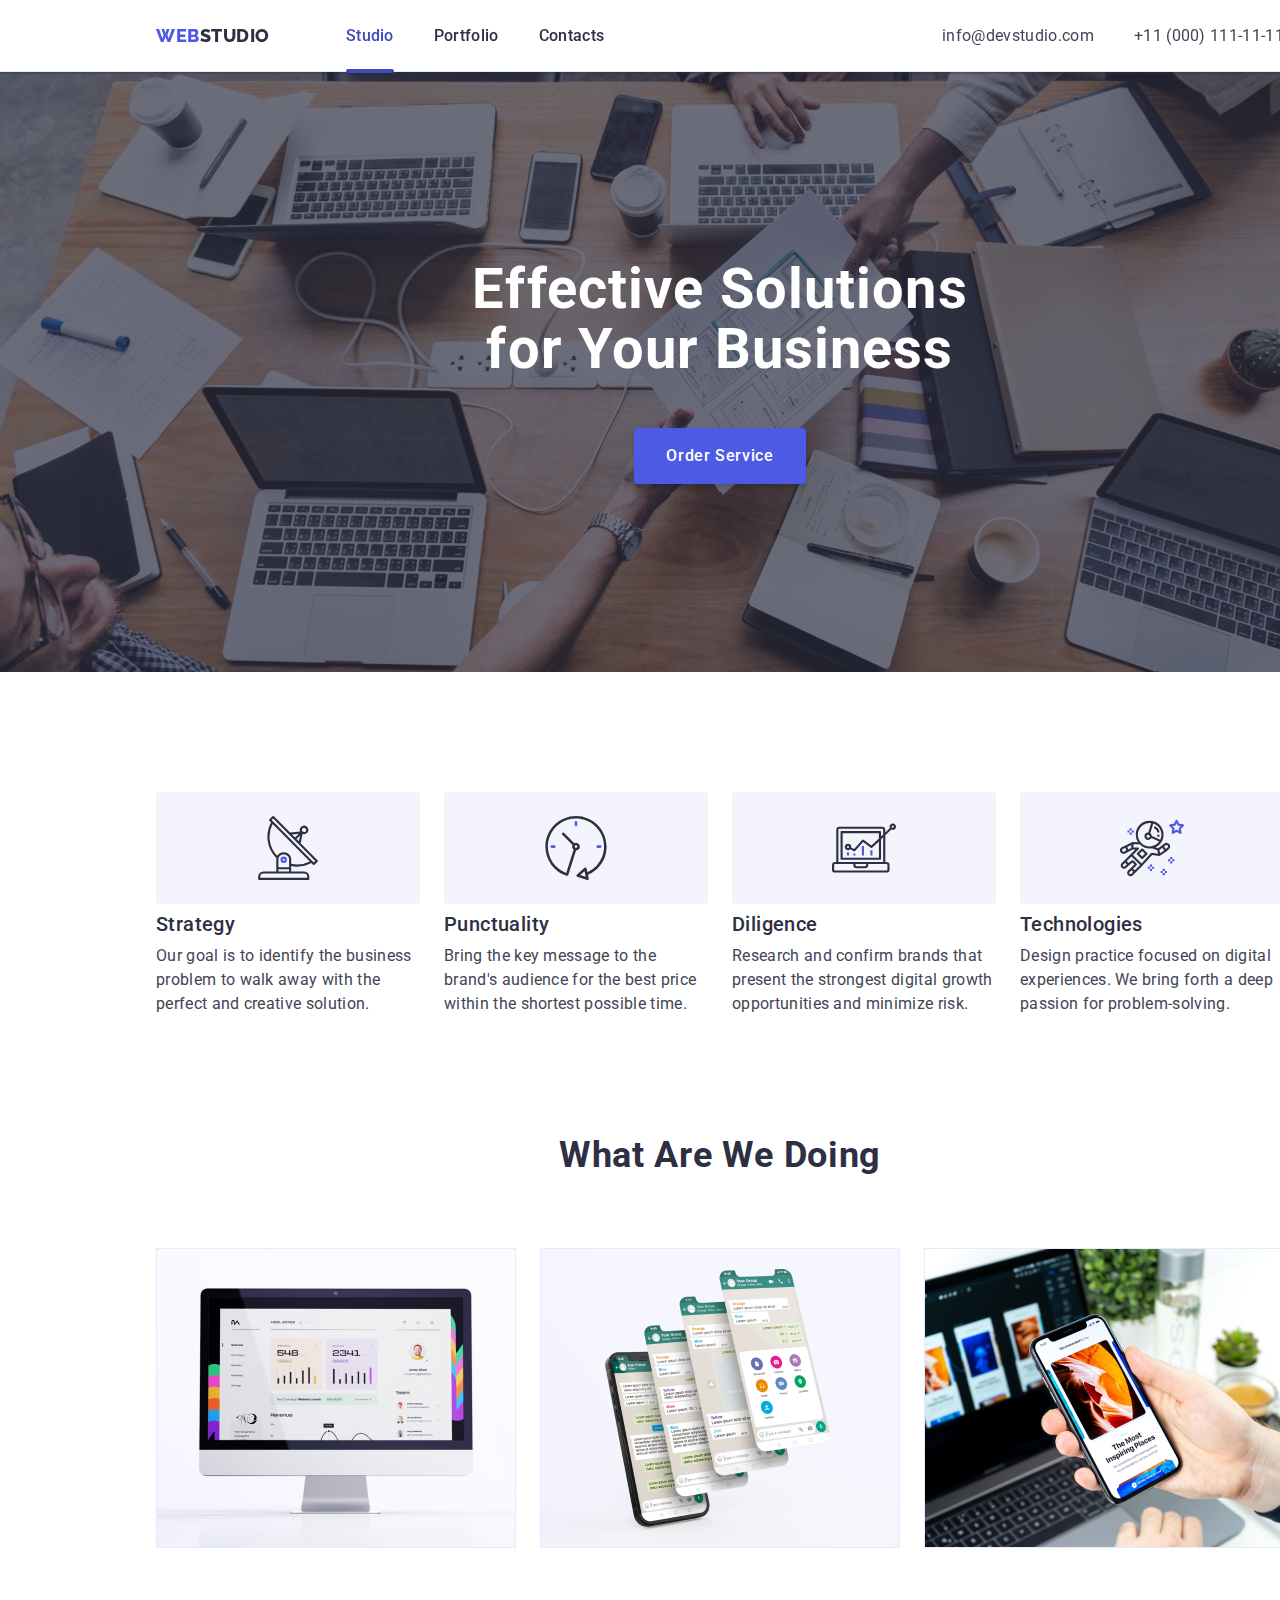
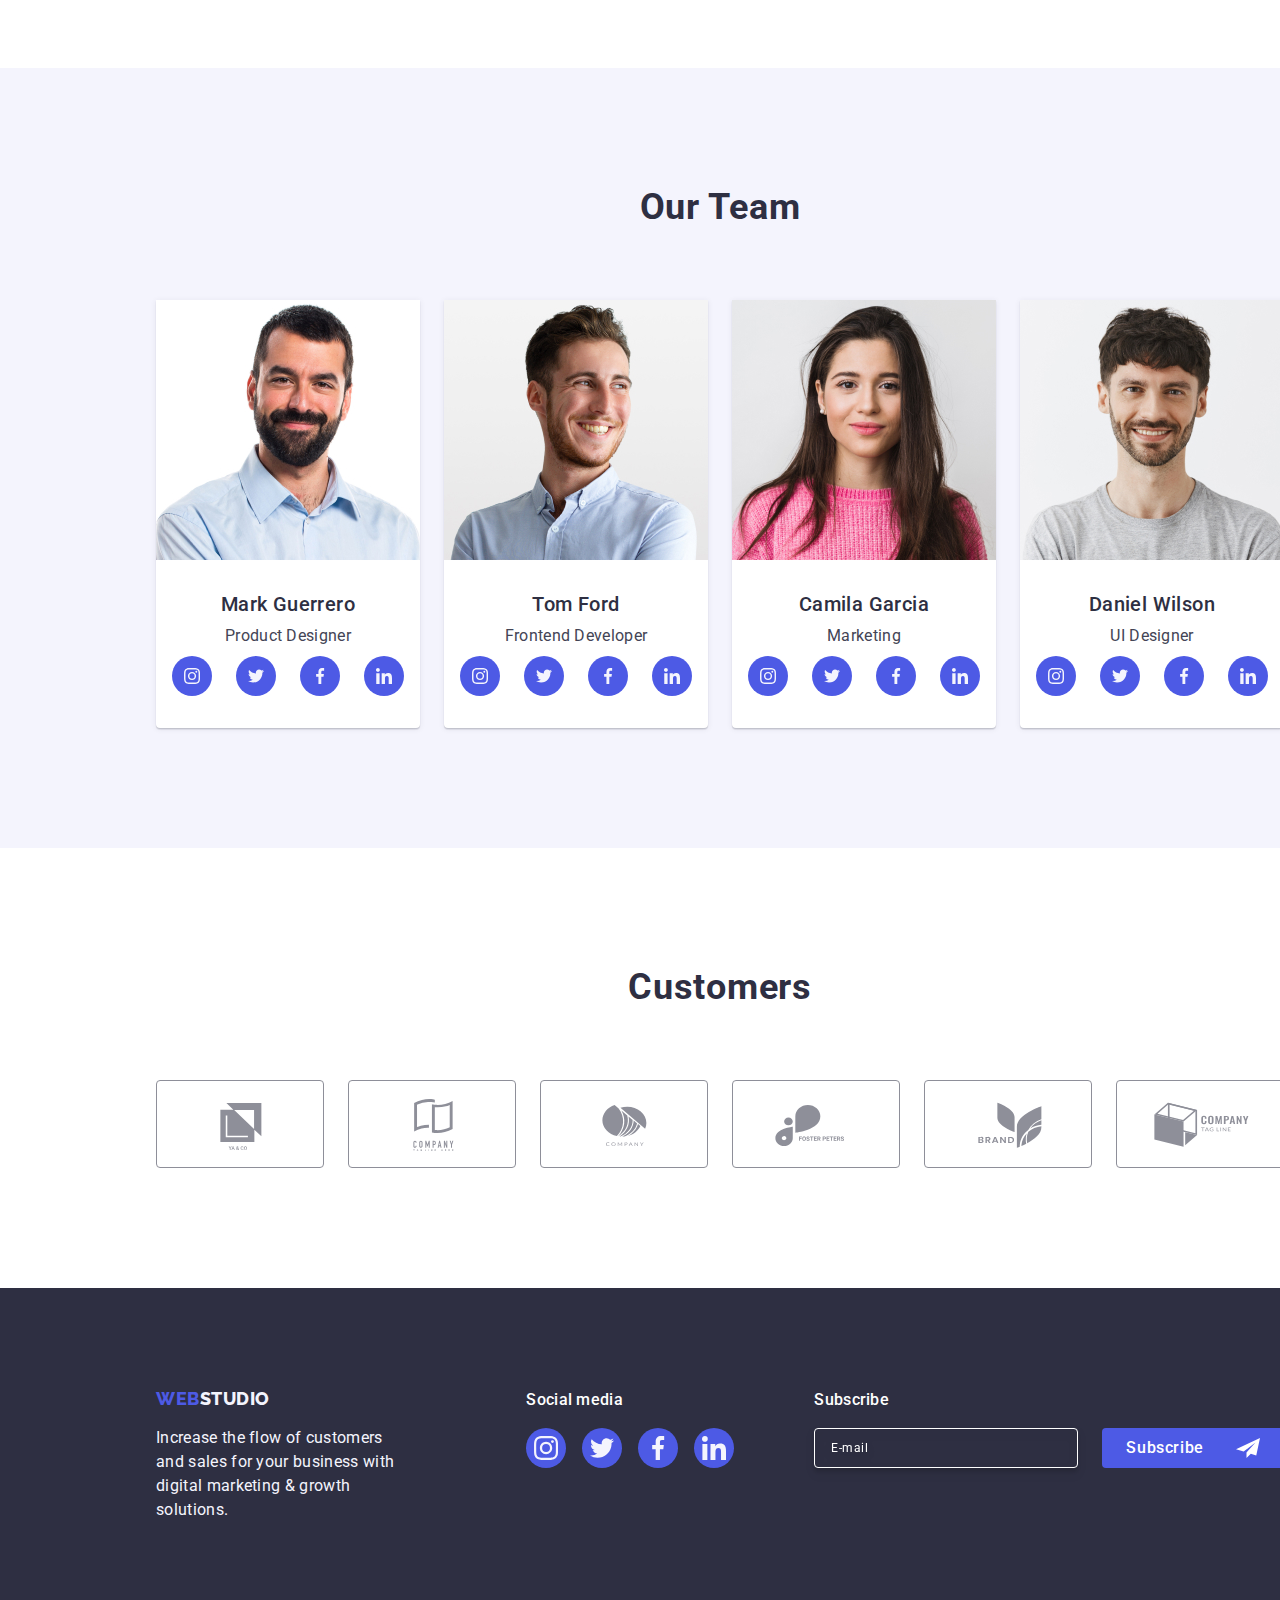
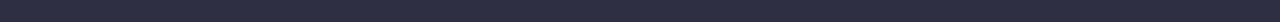
<file: index.html>
<!DOCTYPE html>
<html lang="en">
  <head>
    <meta charset="UTF-8" />
    <meta http-equiv="X-UA-Compatible" content="IE=edge" />
    <meta
      name="viewport"
      content="width=device-width, initial-scale=1.0"
    />
    <title>WEBSTUDIO</title>
    <link
      rel="preconnect"
      href="https://fonts.googleapis.com"
    />
    <link
      rel="preconnect"
      href="https://fonts.gstatic.com"
      crossorigin
    />
    <link
      href="https://fonts.googleapis.com/css2?family=Montserrat:wght@400;700&family=Raleway:wght@800&family=Roboto:wght@400;500;700;900&display=swap"
      rel="stylesheet"
    />
    <link
      href="https://cdn.jsdelivr.net/npm/modern-normalize@2.0.0/modern-normalize.min.css"
      rel="stylesheet"
    />
    <link rel="stylesheet" href="./css/styles.css" />
  </head>
  <body>
    <!-- Header -->
    <header class="main-header">
      <div class="container page-header-container">
        <!-- Menu Nav -->
        <nav class="page-nav">
          <!-- Logo -->
          <a class="logo link" href="./index.html"
            >Web<span class="logo-color-studio-header"
              >Studio</span
            ></a
          >
          <ul class="list page-nav-list">
            <!-- Studio -->
            <li class="menu-item">
              <a
                class="menu-link-current link header-hover-active-underline header-active-underline"
                href="./index.html"
                >Studio</a
              >
            </li>
            <!-- Portfolio -->
            <li class="menu-item">
              <a
                class="menu-link link header-hover-active-underline"
                href="./portfolio.html"
                >Portfolio</a
              >
            </li>
            <!-- Contacts -->
            <li class="menu-item">
              <a
                class="menu-link link header-hover-active-underline"
                href=""
                >Contacts</a
              >
            </li>
          </ul>
        </nav>
        <address class="address">
          <!-- <div class="address-container"> -->
          <ul class="list page-address-list">
            <li class="menu-item">
              <!-- Mail -->
              <a
                class="contact link header-hover-active-underline"
                href="mailto:info@devstudio.com"
                >info@devstudio.com</a
              >
            </li>
            <li class="menu-item">
              <!-- Phone -->
              <a
                class="contact link header-hover-active-underline"
                href="tel:+110001111111"
                >+11 (000) 111-11-11</a
              >
            </li>
          </ul>
          <!-- </div> -->
        </address>
      </div>
    </header>

    <!-- Main Page -->
    <main class="main-page section">
      <!-- Hero Image -->
      <section class="hero-section section">
        <div class="container hero-wrapper">
          <h1 class="hero-title">
            Effective Solutions for Your Business
          </h1>
          <!-- <div class="hero-button"> -->
          <button
            class="modal-button button"
            type="button"
            data-modal-open
          >
            Order Service
          </button>
          <!-- </div> -->
        </div>
      </section>

      <!-- Section 1 FEATURES -->
      <section class="section">
        <div class="container">
          <h2 class="visually-hidden">Our features</h2>
          <ul class="list features-list">
            <!-- Feature 1 -->
            <li class="feature-item">
              <div class="feature-item-box">
                <svg width="64" height="64">
                  <use
                    href="./images/icons.svg#icon-antenna_1"
                  ></use>
                </svg>
              </div>
              <h3 class="header-three">Strategy</h3>
              <p class="text-sec-features">
                Our goal is to identify the business problem
                to walk away with the perfect and creative
                solution.
              </p>
            </li>
            <!-- Feature 2 -->
            <li class="feature-item">
              <div class="feature-item-box">
                <svg width="64" height="64">
                  <use
                    href="./images/icons.svg#icon-clock_1"
                  ></use>
                </svg>
              </div>
              <h3 class="header-three">Punctuality</h3>
              <p class="text-sec-features">
                Bring the key message to the brand's
                audience for the best price within the
                shortest possible time.
              </p>
            </li>
            <!-- Feature 3 -->
            <li class="feature-item">
              <div class="feature-item-box">
                <svg width="64" height="64">
                  <use
                    href="./images/icons.svg#icon-diagram_1"
                  ></use>
                </svg>
              </div>
              <h3 class="header-three">Diligence</h3>
              <p class="text-sec-features">
                Research and confirm brands that present the
                strongest digital growth opportunities and
                minimize risk.
              </p>
            </li>
            <!-- Feature 4 -->
            <li class="feature-item">
              <div class="feature-item-box">
                <svg width="64" height="64">
                  <use
                    href="./images/icons.svg#icon-astronaut_1"
                  ></use>
                </svg>
              </div>
              <h3 class="header-three">Technologies</h3>
              <p class="text-sec-features">
                Design practice focused on digital
                experiences. We bring forth a deep passion
                for problem-solving.
              </p>
            </li>
          </ul>
        </div>
      </section>

      <!-- Section 2 PRODUCTS -->
      <section class="section product-section">
        <div class="container">
          <h2 class="header-two">What are we doing</h2>
          <ul class="list products-list">
            <li class="products-item">
              <img
                src="./images/products/img_1.jpg"
                alt="product_1"
                width="360"
                height="300"
              />
            </li>
            <li class="products-item">
              <img
                src="./images/products/img_2.jpg"
                alt="product_2"
                width="360"
                height="300"
              />
            </li>
            <li class="products-item">
              <img
                src="./images/products/img_3.jpg"
                alt="product_3"
                width="360"
                height="300"
              />
            </li>
          </ul>
        </div>
      </section>

      <!-- Section 3 TEAM -->
      <section class="section team-section">
        <div class="container">
          <h2 class="header-two">Our Team</h2>
          <ul class="list team-list">
            <li class="team-card">
              <img
                class="team-card-image"
                src="./images/team/team_card_1.jpg"
                alt="team_card_1"
                width="264"
                height="260"
              />
              <div class="team-card-sign">
                <h3 class="header-three team-card-name">
                  Mark Guerrero
                </h3>
                <p class="team-text">Product Designer</p>
                <ul class="team-card-socials">
                  <li class="list team-social-icon-item">
                    <a
                      class="team-social-icon-link"
                      href="#"
                    >
                      <svg
                        class="team-social-icon"
                        width="16"
                        height="16"
                      >
                        <use
                          href="./images/icons.svg#icon-instagram"
                        ></use>
                      </svg>
                    </a>
                  </li>
                  <li class="list team-social-icon-item">
                    <a
                      class="team-social-icon-link"
                      href="#"
                    >
                      <svg
                        class="team-social-icon"
                        width="16"
                        height="16"
                      >
                        <use
                          href="./images/icons.svg#icon-twitter"
                        ></use>
                      </svg>
                    </a>
                  </li>
                  <li class="list team-social-icon-item">
                    <a
                      class="team-social-icon-link"
                      href="#"
                    >
                      <svg
                        class="team-social-icon"
                        width="16"
                        height="16"
                      >
                        <use
                          href="./images/icons.svg#icon-facebook"
                        ></use>
                      </svg>
                    </a>
                  </li>
                  <li class="list team-social-icon-item">
                    <a
                      class="team-social-icon-link"
                      href="#"
                    >
                      <svg
                        class="team-social-icon"
                        width="16"
                        height="16"
                      >
                        <use
                          href="./images/icons.svg#icon-linkedin"
                        ></use>
                      </svg>
                    </a>
                  </li>
                </ul>
              </div>
            </li>
            <li class="team-card">
              <img
                class="team-card-image"
                src="./images/team/team_card_2.jpg"
                alt="team_card_2"
                width="264"
                height="260"
              />
              <div class="team-card-sign">
                <h3 class="header-three team-card-name">
                  Tom Ford
                </h3>
                <p class="team-text">Frontend Developer</p>
                <ul class="team-card-socials">
                  <li class="list team-social-icon-item">
                    <a
                      class="team-social-icon-link"
                      href="#"
                    >
                      <svg
                        class="team-social-icon"
                        width="16"
                        height="16"
                      >
                        <use
                          href="./images/icons.svg#icon-instagram"
                        ></use>
                      </svg>
                    </a>
                  </li>
                  <li class="list team-social-icon-item">
                    <a
                      class="team-social-icon-link"
                      href="#"
                    >
                      <svg
                        class="team-social-icon"
                        width="16"
                        height="16"
                      >
                        <use
                          href="./images/icons.svg#icon-twitter"
                        ></use>
                      </svg>
                    </a>
                  </li>
                  <li class="list team-social-icon-item">
                    <a
                      class="team-social-icon-link"
                      href="#"
                    >
                      <svg
                        class="team-social-icon"
                        width="16"
                        height="16"
                      >
                        <use
                          href="./images/icons.svg#icon-facebook"
                        ></use>
                      </svg>
                    </a>
                  </li>
                  <li class="list team-social-icon-item">
                    <a
                      class="team-social-icon-link"
                      href="#"
                    >
                      <svg
                        class="team-social-icon"
                        width="16"
                        height="16"
                      >
                        <use
                          href="./images/icons.svg#icon-linkedin"
                        ></use>
                      </svg>
                    </a>
                  </li>
                </ul>
              </div>
            </li>
            <li class="team-card">
              <img
                class="team-card-image"
                src="./images/team/team_card_3.jpg"
                alt="team_card_3"
                width="264"
                height="260"
              />
              <div class="team-card-sign">
                <h3 class="header-three team-card-name">
                  Camila Garcia
                </h3>
                <p class="team-text">Marketing</p>
                <ul class="team-card-socials">
                  <li class="list team-social-icon-item">
                    <a
                      class="team-social-icon-link"
                      href="#"
                    >
                      <svg
                        class="team-social-icon"
                        width="16"
                        height="16"
                      >
                        <use
                          href="./images/icons.svg#icon-instagram"
                        ></use>
                      </svg>
                    </a>
                  </li>
                  <li class="list team-social-icon-item">
                    <a
                      class="team-social-icon-link"
                      href="#"
                    >
                      <svg
                        class="team-social-icon"
                        width="16"
                        height="16"
                      >
                        <use
                          href="./images/icons.svg#icon-twitter"
                        ></use>
                      </svg>
                    </a>
                  </li>
                  <li class="list team-social-icon-item">
                    <a
                      class="team-social-icon-link"
                      href="#"
                    >
                      <svg
                        class="team-social-icon"
                        width="16"
                        height="16"
                      >
                        <use
                          href="./images/icons.svg#icon-facebook"
                        ></use>
                      </svg>
                    </a>
                  </li>
                  <li class="list team-social-icon-item">
                    <a
                      class="team-social-icon-link"
                      href="#"
                    >
                      <svg
                        class="team-social-icon"
                        width="16"
                        height="16"
                      >
                        <use
                          href="./images/icons.svg#icon-linkedin"
                        ></use>
                      </svg>
                    </a>
                  </li>
                </ul>
              </div>
            </li>
            <li class="team-card">
              <img
                class="team-card-image"
                src="./images/team/team_card_4.jpg"
                alt="team_card_4"
                width="264"
                height="260"
              />
              <div class="team-card-sign">
                <h3 class="header-three team-card-name">
                  Daniel Wilson
                </h3>
                <p class="team-text">UI Designer</p>
                <ul class="team-card-socials">
                  <li class="list team-social-icon-item">
                    <a
                      class="team-social-icon-link"
                      href="#"
                    >
                      <svg
                        class="team-social-icon"
                        width="16"
                        height="16"
                      >
                        <use
                          href="./images/icons.svg#icon-instagram"
                        ></use>
                      </svg>
                    </a>
                  </li>
                  <li class="list team-social-icon-item">
                    <a
                      class="team-social-icon-link"
                      href="#"
                    >
                      <svg
                        class="team-social-icon"
                        width="16"
                        height="16"
                      >
                        <use
                          href="./images/icons.svg#icon-twitter"
                        ></use>
                      </svg>
                    </a>
                  </li>
                  <li class="list team-social-icon-item">
                    <a
                      class="team-social-icon-link"
                      href="#"
                    >
                      <svg
                        class="team-social-icon"
                        width="16"
                        height="16"
                      >
                        <use
                          href="./images/icons.svg#icon-facebook"
                        ></use>
                      </svg>
                    </a>
                  </li>
                  <li class="list team-social-icon-item">
                    <a
                      class="team-social-icon-link"
                      href="#"
                    >
                      <svg
                        class="team-social-icon"
                        width="16"
                        height="16"
                      >
                        <use
                          href="./images/icons.svg#icon-linkedin"
                        ></use>
                      </svg>
                    </a>
                  </li>
                </ul>
              </div>
            </li>
          </ul>
        </div>
      </section>

      <!-- Section 4 Customers -->
      <section class="section customers-section">
        <div class="container">
          <h2 class="header-two">Customers</h2>
          <ul class="customers-items">
            <li class="list customer-items-list">
              <a class="customer-logo-link" href="">
                <svg
                  class="customer-logo-icon"
                  width="104"
                  height="56"
                >
                  <use
                    href="./images/icons.svg#icon-client_1"
                  ></use>
                </svg>
              </a>
            </li>
            <li class="list customer-items-list">
              <a class="customer-logo-link" href="#">
                <svg
                  class="customer-logo-icon"
                  width="104"
                  height="56"
                >
                  <use
                    href="./images/icons.svg#icon-client_2"
                  ></use>
                </svg>
              </a>
            </li>
            <li class="list customer-items-list">
              <a class="customer-logo-link" href="#">
                <svg
                  class="customer-logo-icon"
                  width="104"
                  height="56"
                >
                  <use
                    href="./images/icons.svg#icon-client_3"
                  ></use>
                </svg>
              </a>
            </li>
            <li class="list customer-items-list">
              <a class="customer-logo-link" href="#">
                <svg
                  class="customer-logo-icon"
                  width="104"
                  height="56"
                >
                  <use
                    href="./images/icons.svg#icon-client_4"
                  ></use>
                </svg>
              </a>
            </li>
            <li class="list customer-items-list">
              <a class="customer-logo-link" href="#">
                <svg
                  class="customer-logo-icon"
                  width="104"
                  height="56"
                >
                  <use
                    href="./images/icons.svg#icon-client_5"
                  ></use>
                </svg>
              </a>
            </li>
            <li class="list customer-items-list">
              <a class="customer-logo-link" href="#">
                <svg
                  class="customer-logo-icon"
                  width="104"
                  height="56"
                >
                  <use
                    href="./images/icons.svg#icon-client_6"
                  ></use>
                </svg>
              </a>
            </li>
          </ul>
        </div>
      </section>
    </main>

    <!-- Footer -->
    <footer class="footer">
      <div class="container footer-content-placer">
        <div class="footer-logo-slogan-box">
          <a
            class="logo link footer-logo"
            href="./index.html"
            >Web<span class="logo-color-studio-footer"
              >Studio</span
            >
          </a>
          <p class="text-footer">
            Increase the flow of customers and sales for
            your business with digital marketing & growth
            solutions.
          </p>
        </div>
        <div class="footer-socials-container">
          <p class="footer-header-socials">Social media</p>
          <ul class="footer-social-icons-list list">
            <li class="footer-socials-icons-item">
              <a class="footer-social-link" href="#">
                <svg
                  class="footer-social-icon"
                  width="24"
                  height="24"
                >
                  <use
                    href="./images/icons.svg#icon-instagram"
                  ></use>
                </svg>
              </a>
            </li>
            <li class="footer-socials-icons-item">
              <a class="footer-social-link" href="#">
                <svg
                  class="footer-social-icon"
                  width="24"
                  height="24"
                >
                  <use
                    href="./images/icons.svg#icon-twitter"
                  ></use>
                </svg>
              </a>
            </li>
            <li class="footer-socials-icons-item">
              <a class="footer-social-link" href="#">
                <svg
                  class="footer-social-icon"
                  width="24"
                  height="24"
                >
                  <use
                    href="./images/icons.svg#icon-facebook"
                  ></use>
                </svg>
              </a>
            </li>
            <li class="footer-socials-icons-item">
              <a class="footer-social-link" href="#">
                <svg
                  class="footer-social-icon"
                  width="24"
                  height="24"
                >
                  <use
                    href="./images/icons.svg#icon-linkedin"
                  ></use>
                </svg>
              </a>
            </li>
          </ul>
        </div>
        <div class="footer-subscribe-form-container">
          <p class="footer-subscribe-form-caption">
            Subscribe
          </p>
          <form class="footer-subscribe-form">
            <label
              class="footer-subscribe-label"
              for="subscribe-user-email"
            >
              <input
                class="footer-subscribe-form-input"
                type="email"
                name="subscribe-user-email"
                id="subscribe-user-email"
                placeholder="E-mail"
                required
              />
            </label>
            <button
              class="button footer-subscribe-submit-button"
              type="submit"
            >
              Subscribe
              <svg
                class="footer-subscribe-button-icon"
                width="24"
                height="24"
              >
                <use
                  href="./images/icons.svg#icon-subscribe-plane"
                ></use>
              </svg>
            </button>
          </form>
        </div>
      </div>
    </footer>

    <!-- Backdrop -->
    <div class="backdrop is-hidden" data-modal>
      <div class="modal">
        <button
          type="button"
          class="modal-close-button"
          data-modal-close
        >
          <svg class="modal-close-x" width="8" height="8">
            <use
              href="./images/icons.svg#icon-close1"
            ></use>
          </svg>
        </button>
        <p class="modal-caption">
          Leave your contacts and we will call you back
        </p>
        <form
          name="modal_contacts"
          autocomplete="on"
          novalidate
        >
          <div class="modal-form">
            <label class="modal-form-label" for="user-name">
              <span class="modal-list-label">Name</span>
            </label>
            <div class="modal-form-container">
              <input
                class="modal-list-input"
                type="text"
                name="user-name"
                id="user-name"
                placeholder="Your Name"
                required
                minlength="3"
                pattern="^[a-zA_Zа-яА_ЯіІїЇ]+$"
              />
              <svg
                class="modal-form-icon"
                width="18"
                height="24"
              >
                <use
                  href="./images/icons.svg#icon-name"
                ></use>
              </svg>
            </div>
          </div>

          <div class="modal-form">
            <label
              class="modal-form-label"
              for="user-phone"
            >
              <span class="modal-list-label">Phone</span>
            </label>
            <div class="modal-form-container">
              <input
                class="modal-list-input"
                type="tel"
                name="user-phone"
                id="user-phone"
                placeholder="+380-00-000-00-00"
                pattern="^\+?3?8?(0[\s\.-]\d{2}[\s\.-]\d{3}[\s\.-]\d{2}[\s\.-]\d{2})$"
                required
              />
              <svg
                class="modal-form-icon"
                width="18"
                height="24"
              >
                <use
                  href="./images/icons.svg#icon-phone"
                ></use>
              </svg>
            </div>
          </div>

          <div class="modal-form">
            <label
              class="modal-form-label"
              for="user-email"
            >
              <span class="modal-list-label">Email</span>
            </label>
            <div class="modal-form-container">
              <input
                class="modal-list-input"
                type="email"
                name="user-email"
                id="user-email"
                placeholder="mail@mail.com"
                required
              />
              <svg
                class="modal-form-icon"
                width="18"
                height="24"
              >
                <use
                  href="./images/icons.svg#icon-email"
                ></use>
              </svg>
            </div>
          </div>

          <div class="modal-form modal-form-comment">
            <label
              class="modal-form-label"
              for="user-comment"
            >
              <span class="modal-list-label">Comment</span>
            </label>
            <textarea
              name="user-comment"
              class="modal-list-input-comment"
              placeholder="Text input"
              id="user-comment"
            ></textarea>
          </div>

          <div class="modal-checkbox-container">
            <input
              class="privacy-policy-check-input visually-hidden"
              type="checkbox"
              name="user-privacy"
              id="user-privacy"
              required
              value="true"
            />
            <label class="checkbox" for="user-privacy">
              <span class="checkbox-span">
                <svg
                  class="checkbox-icon"
                  width="10"
                  height="8"
                >
                  <use
                    class="modal-form-checkbox"
                    href="./images/icons.svg#icon-check-label"
                  ></use>
                </svg>
              </span>
              I accept the terms and conditions of the
              <a class="privacy-policy-link" href="#"
                >Privacy Policy</a
              >
            </label>
          </div>
          <button class="modal-submit-button" type="submit">
            <span class="model-submit-button-text"
              >Send</span
            >
          </button>
        </form>
      </div>
    </div>

    <!-- Script -->
    <script src="./js/modal.js"></script>
  </body>
</html>
</file>
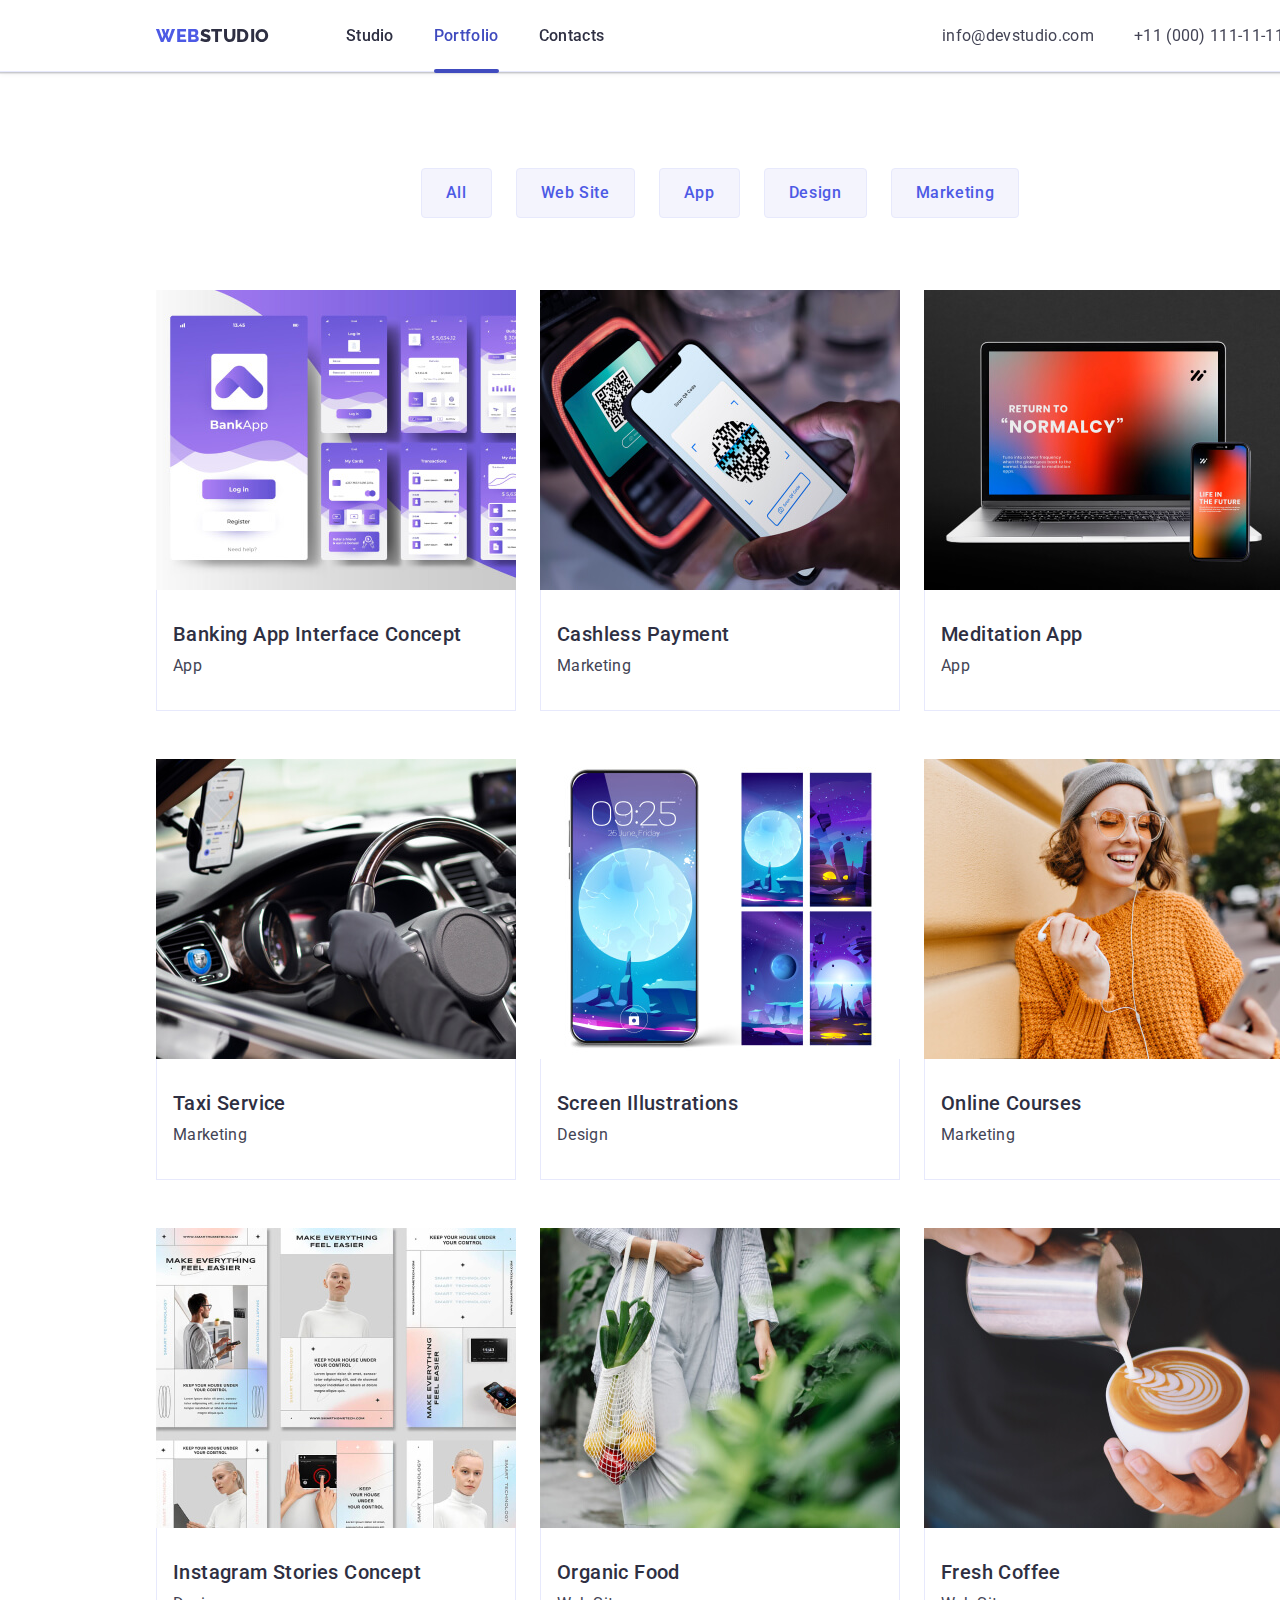
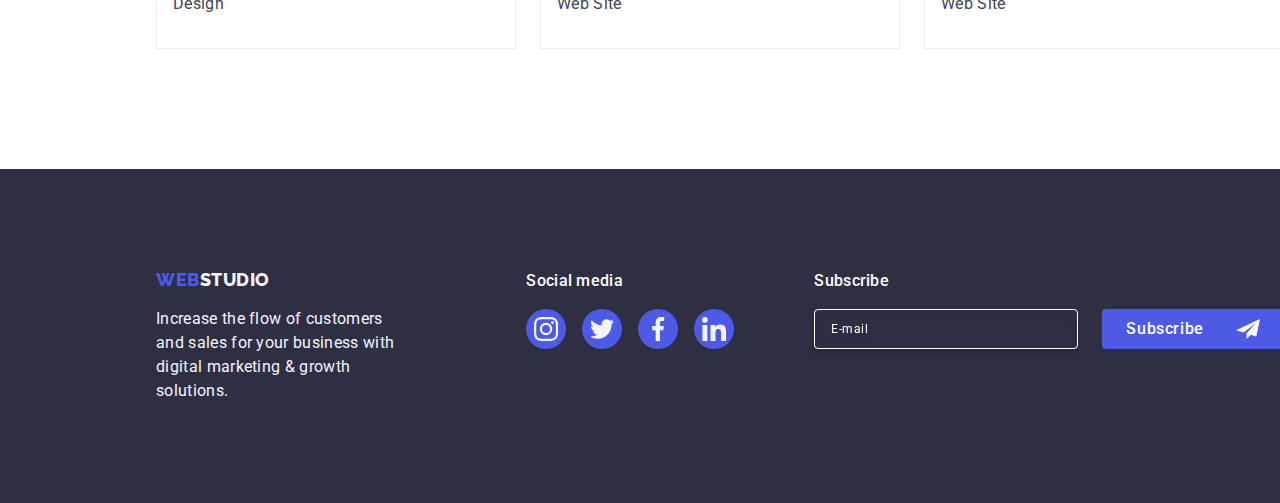
<file: portfolio.html>
<!DOCTYPE html>
<html lang="en">
  <head>
    <meta charset="UTF-8" />
    <meta http-equiv="X-UA-Compatible" content="IE=edge" />
    <meta
      name="viewport"
      content="width=device-width, initial-scale=1.0"
    />
    <title>WEBSTUDIO</title>
    <link
      rel="preconnect"
      href="https://fonts.googleapis.com"
    />
    <link
      rel="preconnect"
      href="https://fonts.gstatic.com"
      crossorigin
    />
    <link
      href="https://fonts.googleapis.com/css2?family=Montserrat:wght@400;700&family=Raleway:wght@800&family=Roboto:wght@400;500;700;900&display=swap"
      rel="stylesheet"
    />
    <link
      href="https://cdn.jsdelivr.net/npm/modern-normalize@2.0.0/modern-normalize.min.css"
      rel="stylesheet"
    />
    <link rel="stylesheet" href="./css/styles.css" />
  </head>
  <body>
    <!-- Header -->
    <header class="main-header">
      <div class="container page-header-container">
        <!-- Menu Nav -->
        <nav class="page-nav">
          <!-- Logo -->
          <a class="logo link" href="./index.html"
            >Web<span class="logo-color-studio-header"
              >Studio</span
            ></a
          >
          <ul class="list page-nav-list">
            <!-- Studio -->
            <li class="menu-item">
              <a
                class="menu-link link header-hover-active-underline"
                href="./index.html"
                >Studio</a
              >
            </li>
            <!-- Portfolio -->
            <li class="menu-item">
              <a
                class="menu-link-current link header-hover-active-underline header-active-underline"
                href="./portfolio.html"
                >Portfolio</a
              >
            </li>
            <!-- Contacts -->
            <li class="menu-item">
              <a
                class="menu-link link header-hover-active-underline"
                href=""
                >Contacts</a
              >
            </li>
          </ul>
        </nav>
        <address class="address">
          <!-- <div class="address-container"> -->
          <ul class="list page-address-list">
            <li class="menu-item">
              <!-- Mail -->
              <a
                class="contact link header-hover-active-underline"
                href="mailto:info@devstudio.com"
                >info@devstudio.com</a
              >
            </li>
            <li class="menu-item">
              <!-- Phone -->
              <a
                class="contact link header-hover-active-underline"
                href="tel:+110001111111"
                >+11 (000) 111-11-11</a
              >
            </li>
          </ul>
          <!-- </div> -->
        </address>
      </div>
    </header>

    <!-- Main -->
    <main class="portfolio-main section">
      <section class="portfolio-section">
        <div class="container">
          <!-- Button Filter -->
          <!-- <div class="poftfolio-button-container"> -->
          <h1 class="visually-hidden">Portfolio Main</h1>
          <ul class="list portfolio-button-list">
            <li>
              <button
                type="button"
                class="portfolio-button"
              >
                All
              </button>
            </li>
            <li>
              <button
                type="button"
                class="portfolio-button"
              >
                Web Site
              </button>
            </li>
            <li>
              <button
                type="button"
                class="portfolio-button"
              >
                App
              </button>
            </li>
            <li>
              <button
                type="button"
                class="portfolio-button"
              >
                Design
              </button>
            </li>
            <li>
              <button
                type="button"
                class="portfolio-button"
              >
                Marketing
              </button>
            </li>
          </ul>
          <!-- </div> -->

          <!-- Portfolio Content -->
          <ul class="list portfolio-cards-list">
            <li class="portfolio-card-style">
              <a href="" class="link portfolio-card-link">
                <div class="portfolio-card-overlay-box">
                  <img
                    class="portfolio-card-img-style"
                    src="./images/portfolio/row_1/1-1.jpg"
                    alt="banking app"
                    width="360"
                    height="300"
                  />
                  <p class="portfolio-card-overlay-text">
                    14 Stylish and User-Friendly App Design
                    Concepts · Task Manager App · Calorie
                    Tracker App · Exotic Fruit Ecommerce App
                    · Cloud Storage App
                  </p>
                </div>
                <div class="portfolio-card-sign-style">
                  <h2 class="header-three">
                    Banking App Interface Concept
                  </h2>
                  <p class="section-row-text">App</p>
                </div>
              </a>
            </li>
            <li class="portfolio-card-style">
              <a href="" class="link portfolio-card-link">
                <div class="portfolio-card-overlay-box">
                  <img
                    class="portfolio-card-img-style"
                    src="./images/portfolio/row_1/1-2.jpg"
                    alt="cashless payment"
                    width="360"
                    height="300"
                  />
                  <p class="portfolio-card-overlay-text">
                    14 Stylish and User-Friendly App Design
                    Concepts · Task Manager App · Calorie
                    Tracker App · Exotic Fruit Ecommerce App
                    · Cloud Storage App
                  </p>
                </div>
                <div class="portfolio-card-sign-style">
                  <h2 class="header-three">
                    Cashless Payment
                  </h2>
                  <p class="section-row-text">Marketing</p>
                </div>
              </a>
            </li>
            <li class="portfolio-card-style">
              <a href="" class="link portfolio-card-link">
                <div class="portfolio-card-overlay-box">
                  <img
                    class="portfolio-card-img-style"
                    src="./images/portfolio/row_1/1-3.jpg"
                    alt="meditation app"
                    width="360"
                    height="300"
                  />
                  <p class="portfolio-card-overlay-text">
                    14 Stylish and User-Friendly App Design
                    Concepts · Task Manager App · Calorie
                    Tracker App · Exotic Fruit Ecommerce App
                    · Cloud Storage App
                  </p>
                </div>
                <div class="portfolio-card-sign-style">
                  <h2 class="header-three">
                    Meditation App
                  </h2>
                  <p class="section-row-text">App</p>
                </div>
              </a>
            </li>
            <li class="portfolio-card-style">
              <a href="" class="link portfolio-card-link">
                <div class="portfolio-card-overlay-box">
                  <img
                    class="portfolio-card-img-style"
                    src="./images/portfolio/row_2/2-1.jpg"
                    alt="taxi service"
                    width="360"
                    height="300"
                  />
                  <p class="portfolio-card-overlay-text">
                    14 Stylish and User-Friendly App Design
                    Concepts · Task Manager App · Calorie
                    Tracker App · Exotic Fruit Ecommerce App
                    · Cloud Storage App
                  </p>
                </div>
                <div class="portfolio-card-sign-style">
                  <h2 class="header-three">Taxi Service</h2>
                  <p class="section-row-text">Marketing</p>
                </div>
              </a>
            </li>
            <li class="portfolio-card-style">
              <a href="" class="link portfolio-card-link">
                <div class="portfolio-card-overlay-box">
                  <img
                    class="portfolio-card-img-style"
                    src="./images/portfolio/row_2/2-2.jpg"
                    alt="screen illustrations"
                    width="360"
                    height="300"
                  />
                  <p class="portfolio-card-overlay-text">
                    14 Stylish and User-Friendly App Design
                    Concepts · Task Manager App · Calorie
                    Tracker App · Exotic Fruit Ecommerce App
                    · Cloud Storage App
                  </p>
                </div>
                <div class="portfolio-card-sign-style">
                  <h2 class="header-three">
                    Screen Illustrations
                  </h2>
                  <p class="section-row-text">Design</p>
                </div>
              </a>
            </li>
            <li class="portfolio-card-style">
              <a href="" class="link portfolio-card-link">
                <div class="portfolio-card-overlay-box">
                  <img
                    class="portfolio-card-img-style"
                    src="./images/portfolio/row_2/2-3.jpg"
                    alt="online courses"
                    width="360"
                    height="300"
                  />
                  <p class="portfolio-card-overlay-text">
                    14 Stylish and User-Friendly App Design
                    Concepts · Task Manager App · Calorie
                    Tracker App · Exotic Fruit Ecommerce App
                    · Cloud Storage App
                  </p>
                </div>
                <div class="portfolio-card-sign-style">
                  <h2 class="header-three">
                    Online Courses
                  </h2>
                  <p class="section-row-text">Marketing</p>
                </div>
              </a>
            </li>
            <li class="portfolio-card-style">
              <a href="" class="link portfolio-card-link">
                <div class="portfolio-card-overlay-box">
                  <img
                    class="portfolio-card-img-style"
                    src="./images/portfolio/row_3/3-1.jpg"
                    alt="insta stories"
                    width="360"
                    height="300"
                  />
                  <p class="portfolio-card-overlay-text">
                    14 Stylish and User-Friendly App Design
                    Concepts · Task Manager App · Calorie
                    Tracker App · Exotic Fruit Ecommerce App
                    · Cloud Storage App
                  </p>
                </div>
                <div class="portfolio-card-sign-style">
                  <h2 class="header-three">
                    Instagram Stories Concept
                  </h2>
                  <p class="section-row-text">Design</p>
                </div>
              </a>
            </li>
            <li class="portfolio-card-style">
              <a href="" class="link portfolio-card-link">
                <div class="portfolio-card-overlay-box">
                  <img
                    class="portfolio-card-img-style"
                    src="./images/portfolio/row_3/3-2.jpg"
                    alt="organic food"
                    width="360"
                    height="300"
                  />
                  <p class="portfolio-card-overlay-text">
                    14 Stylish and User-Friendly App Design
                    Concepts · Task Manager App · Calorie
                    Tracker App · Exotic Fruit Ecommerce App
                    · Cloud Storage App
                  </p>
                </div>
                <div class="portfolio-card-sign-style">
                  <h2 class="header-three">Organic Food</h2>
                  <p class="section-row-text">Web Site</p>
                </div>
              </a>
            </li>
            <li class="portfolio-card-style">
              <a href="" class="link portfolio-card-link">
                <div class="portfolio-card-overlay-box">
                  <img
                    class="portfolio-card-img-style"
                    src="./images/portfolio/row_3/3-3.jpg"
                    alt="fresh coffee"
                    width="360"
                    height="300"
                  />
                  <p class="portfolio-card-overlay-text">
                    14 Stylish and User-Friendly App Design
                    Concepts · Task Manager App · Calorie
                    Tracker App · Exotic Fruit Ecommerce App
                    · Cloud Storage App
                  </p>
                </div>
                <div class="portfolio-card-sign-style">
                  <h2 class="header-three">Fresh Coffee</h2>
                  <p class="section-row-text">Web Site</p>
                </div>
              </a>
            </li>
          </ul>
        </div>
      </section>
    </main>

    <!-- Footer -->
    <footer class="footer">
      <div class="container footer-content-placer">
        <div class="footer-logo-slogan-box">
          <a
            class="logo link footer-logo"
            href="./index.html"
            >Web<span class="logo-color-studio-footer"
              >Studio</span
            >
          </a>
          <p class="text-footer">
            Increase the flow of customers and sales for
            your business with digital marketing & growth
            solutions.
          </p>
        </div>
        <div class="footer-socials-container">
          <p class="footer-header-socials">Social media</p>
          <ul class="footer-social-icons-list list">
            <li class="footer-socials-icons-item">
              <a class="footer-social-link" href="#">
                <svg
                  class="footer-social-icon"
                  width="24"
                  height="24"
                >
                  <use
                    href="./images/icons.svg#icon-instagram"
                  ></use>
                </svg>
              </a>
            </li>
            <li class="footer-socials-icons-item">
              <a class="footer-social-link" href="#">
                <svg
                  class="footer-social-icon"
                  width="24"
                  height="24"
                >
                  <use
                    href="./images/icons.svg#icon-twitter"
                  ></use>
                </svg>
              </a>
            </li>
            <li class="footer-socials-icons-item">
              <a class="footer-social-link" href="#">
                <svg
                  class="footer-social-icon"
                  width="24"
                  height="24"
                >
                  <use
                    href="./images/icons.svg#icon-facebook"
                  ></use>
                </svg>
              </a>
            </li>
            <li class="footer-socials-icons-item">
              <a class="footer-social-link" href="#">
                <svg
                  class="footer-social-icon"
                  width="24"
                  height="24"
                >
                  <use
                    href="./images/icons.svg#icon-linkedin"
                  ></use>
                </svg>
              </a>
            </li>
          </ul>
        </div>
        <div class="footer-subscribe-form-container">
          <p class="footer-subscribe-form-caption">
            Subscribe
          </p>
          <form class="footer-subscribe-form">
            <label
              class="footer-subscribe-label"
              for="subscribe-user-email"
            >
              <input
                class="footer-subscribe-form-input"
                type="email"
                name="subscribe-user-email"
                id="subscribe-user-email"
                placeholder="E-mail"
                required
              />
            </label>
            <button
              class="button footer-subscribe-submit-button"
              type="submit"
            >
              Subscribe
              <svg
                class="footer-subscribe-button-icon"
                width="24"
                height="24"
              >
                <use
                  href="./images/icons.svg#icon-subscribe-plane"
                ></use>
              </svg>
            </button>
          </form>
        </div>
      </div>
    </footer>
  </body>
</html>
</file>
<file: css/styles.css>
/* Normalize */
img {
  display: block;
}

html {
  box-sizing: border-box;
}

*,
* ::after,
* ::before {
  box-sizing: inherit;
}

h1,
h2,
h3,
h4,
p {
  margin: 0;
  padding: 0;
}

ul,
ol {
  padding: 0;
  margin: 0;
}

img {
  display: block;
}

.list {
  list-style: none;
}

.link {
  text-decoration: none;
}

button {
  cursor: pointer;
  font-family: inherit;
}

/* Variables */
:root {
  /* COLORS */
  --accent-color: #4d5ae5;
  --primary-color: #434455;
  --secondary-color: #2e2f42;
  --portfolio-menu-button-active-color: #404bbf;
  --portfolio-menu-button-passive-color: #f4f4fd;
  --portfolio-menu-button-border-color: #e7e9fc;
  --highlight-color: #ffffff;
  --bg-customer-box: #8e8f99;
  --bg-footer-socials-active: #31d0aa;
  --modal-windiw-bg: #fcfcfc;
  height: 40px;
  /* FONTS */
  --primary-font: "Roboto", sans-serif;
  --secondary-font: "Raleway", sans-serif;
  /* Transform Func */
  --trans-time-func: 250ms cubic-bezier(0.4, 0, 0.2, 1);
}

/* Components */

body {
  font-family: var(--primary-font);
  font-style: normal;
  font-weight: 400;
  letter-spacing: 0.02em;
  color: var(--primary-color);
  background-color: #ffffff;
  margin-top: 72px;
}

.section {
  width: 1440px;
  padding-top: 120px;
  padding-bottom: 120px;
}

.container {
  width: 1158px;
  height: fit-content;
  margin-left: auto;
  margin-right: auto;
  padding-left: 15px;
  padding-right: 15px;
}

.visually-hidden {
  position: absolute;
  width: 1px;
  height: 1px;
  margin: -1px;
  border: 0;
  padding: 0;
  white-space: nowrap;
  clip-path: inset(100%);
  clip: rect(0 0 0 0);
  overflow: hidden;
}

.header-two {
  font-weight: 700;
  font-size: 36px;
  line-height: 1.11;
  text-transform: capitalize;
  color: var(--secondary-color);
  letter-spacing: 0.02em;
  text-align: center;
  letter-spacing: 0.02em;
  margin-bottom: 72px;
}

.header-three {
  font-weight: 500;
  font-size: 20px;
  line-height: 1.2;
  color: var(--secondary-color);
  letter-spacing: 0.02em;
  margin-bottom: 8px;
}

.section-row-text {
  font-size: 16px;
  line-height: 1.5;
  color: var(--primary-color);
}

/* ==========PAGE STYLES============ */

/* Header */
.main-header {
  position: fixed;
  top: 0;
  left: 0;
  z-index: 100;
  /* width: 100%; */
  display: flex;
  align-items: center;
  width: 1440px;
  height: 72px;
  background-color: #ffffff;
  border-bottom-width: 1px;
  border-bottom-style: solid;
  border-bottom-color: #e7e9fc;
  box-shadow: 0px 2px 1px rgba(46, 47, 66, 0.08),
    0px 1px 1px rgba(46, 47, 66, 0.16),
    0px 1px 6px rgba(46, 47, 66, 0.08);
}

.logo {
  font-family: var(--secondary-font);
  font-weight: 800;
  font-size: 18px;
  line-height: 1.17;
  letter-spacing: 0.03em;
  text-transform: uppercase;
  text-decoration: none;
  color: var(--accent-color);
  margin-right: 76px;
  transition: color var(--trans-time-func);
}

.page-header-container {
  display: flex;
  align-items: center;
  justify-content: space-between;
}

.page-nav {
  display: flex;
  align-items: center;
}

.page-address-list {
  display: flex;
  align-items: center;
  gap: 40px;
}

.page-nav-list {
  display: flex;
  align-items: center;
  padding-left: 0;
  gap: 40px;
}

.link:hover,
.link:focus {
  transition: color var(--trans-time-func);
  color: var(--portfolio-menu-button-active-color);
}

.logo-color-studio-header {
  color: var(--secondary-color);
}

.menu-link {
  display: block;
  position: relative;
  font-weight: 500;
  font-size: 16px;
  line-height: 1.5;
  color: var(--secondary-color);
  padding-top: 24px;
  padding-bottom: 24px;
  transition: var(--trans-time-func);
}

.menu-link-current {
  display: block;
  position: relative;
  font-weight: 500;
  font-size: 16px;
  line-height: 1.5;
  color: var(--portfolio-menu-button-active-color);
  padding-top: 24px;
  padding-bottom: 24px;
  transition: var(--trans-time-func);
}

.address {
  font-style: normal;
}

.contact {
  display: block;
  position: relative;
  font-size: 16px;
  font-weight: 400;
  line-height: 1.5;
  color: var(--primary-color);
  padding-top: 24px;
  padding-bottom: 24px;
  transition: color var(--trans-time-func);
}

.contact:hover,
.contact:focus {
  transition: color var(--trans-time-func);
  color: var(--portfolio-menu-button-active-color);
}

/* Header-underlinig */

.header-active-underline::after {
  content: "";
  display: block;
  position: absolute;
  width: 100%;
  height: 4px;
  left: 0;
  background-color: var(
    --portfolio-menu-button-active-color
  );
  border-radius: 2px;
  bottom: -1px;
  transition: color var(--trans-time-func);
}

.header-hover-active-underline:hover::after {
  content: "";
  display: block;
  position: absolute;
  width: 100%;
  height: 4px;
  left: 0;
  background-color: var(
    --portfolio-menu-button-active-color
  );
  color: var(--portfolio-menu-button-active-color);
  border-radius: 2px;
  bottom: -1px;
  transition: color var(--trans-time-func);
}

/* MAIN */
.main-page {
  padding: 0;
}

/* Section  Hero */

.hero-section {
  padding-top: 188px;
  padding-bottom: 188px;
  height: 600px;
  background-image: linear-gradient(
      rgba(46, 47, 66, 0.7),
      rgba(46, 47, 66, 0.7)
    ),
    url("../images/hero/people-office.jpg");
  background-color: var(--secondary-color);
  background-size: cover;
  background-repeat: no-repeat;
  background-position: center;
  margin-left: auto;
  margin-right: auto;
  margin-bottom: 0;
}

.hero-wrapper {
  display: block;
  width: 1440px;

  padding-left: 472px;
  padding-right: 472px;
}

.hero-title {
  font-weight: 700;
  font-size: 56px;
  line-height: 1.07;
  color: var(--highlight-color);
  letter-spacing: 0.02em;
  text-align: center;
  margin: 0;
  max-width: 496px;
  margin: 0 auto 48px;
}

.modal-button {
  background: var(--accent-color);
  font-weight: 500;
  font-size: 16px;
  line-height: 1.5;
  letter-spacing: 0.04em;
  color: var(--highlight-color);
  box-shadow: 0px 4px 4px 0px rgba(0, 0, 0, 0.15);
  border-radius: 4px;
  padding-left: 32px;
  padding-top: 16px;
  padding-right: 32px;
  padding-bottom: 16px;
  margin-top: 48px;
  transition: background-color var(--trans-time-func);
}

.button {
  font-family: "Roboto", sans-serif;
  display: block;
  min-width: 169px;
  height: 56px;
  border: none;
  cursor: pointer;
  margin-left: auto;
  margin-right: auto;
}

.modal-button:hover,
.modal-button:focus {
  /* cursor: pointer; */
  transition: color var(--trans-time-func);
  background-color: var(
    --portfolio-menu-button-active-color
  );
}

/* Section 1 FEATURES */

.text-sec-features {
  font-size: 16px;
  line-height: 1.5;
  color: var(--primary-color);
  margin-bottom: 0;
}

.features-list {
  display: flex;
  align-items: center;
  justify-content: space-between;
  margin-top: 0;
  margin-bottom: 0;
  gap: 24px;
}

.feature-item {
  display: flex;
  flex-direction: column;
  max-width: 264px;
  height: fit-content;
}

.feature-item-box {
  display: flex;
  justify-content: center;
  align-items: center;
  width: 264px;
  height: 112px;
  background-color: var(
    --portfolio-menu-button-passive-color
  );
  padding-left: 100px;
  padding-right: 100px;
  padding-top: 24px;
  padding-bottom: 24px;
  margin-bottom: 8px;
  border-radius: 4px;
}

/* Section 2 PRODUCTS*/
.product-section {
  padding-top: 0;
}

.products-list {
  display: flex;
  flex-wrap: wrap;
  gap: 24px;
}

.products-item {
  display: block;
}

.products-container {
  margin-top: 120px;
}

/* Section 3 TEAM*/
.team-section {
  background-color: #f4f4fd;
}

.team-list {
  display: flex;
  flex-wrap: wrap;
  flex-direction: row;
  gap: 24px;
}

.team-text {
  font-size: 16px;
  line-height: 1.5;
  color: var(--primary-color);
  text-align: center;
  margin-bottom: 8px;
}

.team-card-image {
  overflow: hidden;
  max-width: 264px;
}

.team-card-name {
  text-align: center;
}

.team-card-sign {
  padding-top: 32px;
  padding-bottom: 32px;
  padding-left: 16px;
  padding-right: 16px;
}

.team-card {
  background-color: #ffffff;
  border-radius: 0px 0px 4px 4px;
  box-shadow: 0px 2px 1px 0px rgba(46, 47, 66, 0.08),
    0px 1px 1px 0px rgba(46, 47, 66, 0.16),
    0px 1px 6px 0px rgba(46, 47, 66, 0.08);
  text-align: center;
  flex-basis: calc((100% - 3 * 24px) / 4);
  /* overflow: hidden; */
}

.team-card-socials {
  display: flex;
  gap: 24px;
  justify-content: center;
  align-items: center;
}

.team-social-icon {
  fill: var(--portfolio-menu-button-passive-color);
}

.team-social-icon-link {
  display: flex;
  align-items: center;
  justify-content: center;
  width: 100%;
  height: 100%;
  width: 40px;
  height: 40px;
  background-color: var(--accent-color);
  border-radius: 50%;
  transition: background-color var(--trans-time-func);
}

.team-social-icon-link:hover,
.team-social-icon-link:focus,
.team-social-icon-link:active {
  background-color: var(
    --portfolio-menu-button-active-color
  );
  border-radius: 50%;
}

/* Customers */

.customers-section {
  background-color: var(--highlight-color);
}

.customers-items {
  display: flex;
  max-width: 1128px;
  gap: 24px;
  justify-content: center;
  align-items: center;
}

.customer-items-list {
  height: 88px;
  width: 168px;
}

.customer-logo-link {
  display: flex;
  justify-content: center;
  align-items: center;
  gap: 24px;
  width: 100%;
  height: 100%;
  color: var(--bg-customer-box);
  border: 1px solid var(--bg-customer-box);
  border-radius: 4px;
  transition: border-color var(--trans-time-func),
    color var(--trans-time-func);
}

.customer-logo-icon {
  fill: currentColor;
}

.customer-logo-link:hover,
.customer-logo-link:focus,
.customer-logo-link:active {
  transition: color var(--trans-time-func),
    border-color var(--trans-time-func);
  border-color: var(--portfolio-menu-button-active-color);
  color: var(--portfolio-menu-button-active-color);
}

.customer-logo-link .customer-logo-icon:hover,
.customer-logo-link .customer-logo-icon:active,
.customer-logo-link .customer-logo-icon:focus {
  transition: color var(--trans-time-func),
    fill var(--trans-time-func);
  fill: var(--portfolio-menu-button-active-color);
  color: var(--portfolio-menu-button-active-color);
}

/* Footer */

.footer {
  background: var(--secondary-color);
  width: 1440px;
  /* height: 312px; */
  padding-top: 100px;
  padding-bottom: 100px;
}

.footer-content-placer {
  display: flex;
  /* gap: 120px; */
  justify-content: flex-start;
  align-items: baseline;
}

.footer-logo-slogan-box {
  display: flex;
  flex-direction: column;
  gap: 17px;
  margin-right: 120px;
}

.logo-color-studio-footer {
  color: var(--portfolio-menu-button-passive-color);
}

.text-footer {
  font-size: 16px;
  line-height: 1.5;
  color: var(--portfolio-menu-button-passive-color);
  max-width: 264px;
}

.footer-logo {
  display: inline-block;
}

.footer-logo-text {
  display: flex;
  width: 264px;
  height: fit-content;
  flex-direction: column;
  margin-left: 156px;
}

.footer-socials-container {
  display: flex;
  flex-direction: column;
  justify-content: flex-start;
  align-items: flex-start;
  margin-right: 80px;
  /* gap: 16px; */
}

.footer-header-socials {
  color: var(--highlight-color, #fff);
  font-size: 16px;
  font-family: var(--primary-font);
  font-weight: 500;
  line-height: 1.5;
  letter-spacing: 0.02em;
  margin-bottom: 16px;
}

.footer-social-icons-list {
  display: flex;
  flex-direction: row;
  justify-content: center;
  align-items: center;
  gap: 16px;
  margin: 0;
}

.footer-socials-icons-item {
  width: 100%;
  height: 100%;
}

.footer-social-link {
  display: flex;
  align-items: center;
  justify-content: center;
  width: 40px;
  height: 40px;
  border-radius: 50%;
  background-color: var(--accent-color);
  transition: background-color var(--trans-time-func);
}

.footer-social-icon {
  fill: var(--portfolio-menu-button-passive-color);
}

.footer-social-link:hover,
.footer-social-link:focus,
.footer-social-link:active {
  transition: background-color var(--trans-time-func);
  background-color: var(--bg-footer-socials-active);
}

.footer-subscribe-form-container {
}

.footer-subscribe-label {
  display: inline-flex;
  gap: 24px;
}

.footer-subscribe-form-caption {
  color: var(--highlight-color, #fff);
  font-size: 16px;
  font-family: var(--primary-font);
  font-weight: 500;
  line-height: 1.5;
  letter-spacing: 0.02em;
  margin-bottom: 16px;
}

.footer-subscribe-form {
  display: flex;
  justify-content: flex-start;
  align-items: center;
  /* display: flex; */
  gap: 24px;
}

.footer-subscribe-form-input {
  width: 264px;
  height: 40px;
  outline: 0;
  font-size: 12px;
  line-height: 1.5;
  letter-spacing: 0.04em;
  filter: drop-shadow(0px 4px 4px rgba(0, 0, 0, 0.15));
  background-color: transparent;
  border-radius: 4px;
  padding: 0;
  padding-left: 16px;
  border: 1px solid var(--highlight-color, #fff);
  box-shadow: 0px 4px 4px 0px rgba(0, 0, 0, 0.15);
  color: var(--highlight-color);
}

.footer-subscribe-form-input::placeholder {
  color: var(--highlight-color);
  font-size: 12px;
  /* font-family: Roboto;
  font-style: normal; */
  font-weight: 400;
  line-height: 2;
  letter-spacing: 0.48px;
}

.footer-subscribe-submit-button {
  min-width: 165px;
  height: 40px;
  display: flex;
  justify-content: center;
  align-items: center;
  gap: 16px;
  padding: 8px 24px;
  font-family: "Roboto", sans-serif;
  font-size: 16px;
  font-weight: 500;
  line-height: 1.5;
  letter-spacing: 0.04em;
  color: var(--highlight-color);
  cursor: pointer;
  border-radius: 4px;
  background-color: var(--accent-color, #4d5ae5);
  border: none;
  transition: background-color var(--trans-time-func);
}

/* .footer-subscribe-button-label {
  color: var(--highlight-color, #fff);
  text-align: center;
  font-size: 16px;
  font-family: Roboto;
font-style: normal;
  font-weight: 500;
  line-height: 2;
  letter-spacing: 0.64px;
} */

.footer-subscribe-button-icon {
  fill: var(--highlight-color);
  margin-left: 16px;
}

.footer-subscribe-submit-button:hover,
.footer-subscribe-submit-button:focus,
.footer-subscribe-submit-button:active {
  background-color: var(--bg-footer-socials-active);
}

/* Portfolio Styles */

/* Portfolio Section 1 */
.portfolio-button {
  font-family: var(--primary-font);
  list-style: none;
  font-weight: 500;
  font-size: 16px;
  line-height: 1.5;
  letter-spacing: 0.04em;
  color: #4d5ae5;
  background-color: var(
    --portfolio-menu-button-passive-color
  );
  border-radius: 4px;
  border: 1px solid
    var(--portfolio-menu-button-border-color);
  padding-left: 24px;
  padding-top: 12px;
  padding-right: 24px;
  padding-bottom: 12px;
  transition: color var(--trans-time-func),
    background-color var(--trans-time-func),
    border-color var(--trans-time-func),
    box-shadow var(--trans-time-func);
}

.portfolio-button:hover,
.portfolio-button:focus {
  transition: background-color var(--trans-time-func);
  background-color: var(
    --portfolio-menu-button-active-color
  );
  cursor: pointer;
  color: var(--highlight-color);

  border-radius: 4px;
  background: var(--portfolio-menu-button-active-color);
  box-shadow: 0px 2px 2px 0px rgba(0, 0, 0, 0.12),
    0px 2px 1px 0px rgba(0, 0, 0, 0.08),
    0px 3px 1px 0px rgba(0, 0, 0, 0.1);
  border: 1px solid transparent;
}

.portfolio-button-list {
  display: flex;
  flex-direction: row;
  justify-content: center;
  gap: 24px;
  margin-bottom: 72px;
  margin-top: 0;
  transition: color var(--trans-time-func),
    background-color var(--trans-time-func),
    border-color var(--trans-time-func),
    box-shadow var(--trans-time-func);
}

.portfolio-main {
  padding: 0;
}

.portfolio-section {
  width: 1440px;
  padding-top: 96px;
  padding-bottom: 120px;
}

.portfolio-card-link {
  display: block;
  transition: box-shadow var(--trans-time-func);
}

.portfolio-cards-list {
  display: flex;
  flex-wrap: wrap;
  flex-basis: calc((100% - - 2 * 24px) / 3);
  column-gap: 24px;
  row-gap: 48px;
}

.portfolio-card-img-style {
  display: block;
  overflow: hidden;
}

.portfolio-card-style {
  position: relative;
  max-width: 360px;
  background: var(--white, #fff);
  transition: box-shadow var(--trans-time-func);
}

.portfolio-card-link:hover .portfolio-card-overlay-text,
.portfolio-card-link:focus .portfolio-card-overlay-text {
  transform: translateY(0%);
}

.portfolio-card-link:hover,
.portfolio-card-link:focus {
  transition: box-shadow var(--trans-time-func);
  box-shadow: 0px 1px 6px rgba(46, 47, 66, 0.08),
    0px 1px 1px rgba(46, 47, 66, 0.16),
    0px 2px 1px rgba(46, 47, 66, 0.08);
}

.portfolio-card-sign-style {
  padding-top: 32px;
  padding-bottom: 32px;
  padding-left: 16px;
  padding-right: 16px;
  border: 1px solid
    var(--portfolio-menu-button-border-color);
  /* border: 1px solid #e7e9fc; */
  border-top: none;
}

.portfolio-card-overlay-box {
  position: relative;
  overflow: hidden;
}

.portfolio-card-overlay-text {
  color: var(
    --portfolio-menu-button-passive-color,
    #f4f4fd
  );
  background-color: var(--accent-color);
  font-size: 16px;
  line-height: 1.5;
  letter-spacing: 0.02em;
  position: absolute;
  top: 0;
  padding: 40px 32px;
  width: 100%;
  height: 100%;
  transform: translateY(100%);
  transition: transform var(--trans-time-func);
}

.portfolio-card-link:hover .portfolio-card-overlay,
.portfolio-card-link:focus .portfolio-card-overlay {
  transform: translate(0, 0);
}

/* Backdrop & Modal */

.backdrop {
  position: fixed;
  top: 0;
  left: 0;
  z-index: 100;
  /* width: 1440px; */
  width: 100%;
  height: 100%;
  min-height: 584px;
  background-color: rgba(46, 47, 66, 0.4);
  /* transition: opacity var(--trans-time-func),
    visibility var(--trans-time-func); */
  backdrop-filter: blur(2px);
  transition: transform var(--trans-time-func);
  transition: opacity 250ms cubic-bezier(0.4, 0, 0.2, 1),
    visibility 250ms cubic-bezier(0.4, 0, 0.2, 1);
}

.modal {
  position: absolute;
  top: 50%;
  left: 50%;
  transform: translate(-50%, -50%);
  width: 408px;
  min-height: 584px;
  flex-shrink: 0;
  border-radius: 4px;
  background: var(--modal-windiw-bg, #fcfcfc);
  box-shadow: 0px 2px 1px 0px rgba(0, 0, 0, 0.2),
    0px 1px 3px 0px rgba(0, 0, 0, 0.12),
    0px 1px 1px 0px rgba(0, 0, 0, 0.14);
  /* transition: transform var(--trans-time-func); */
  transition: opacity var(--trans-time-func),
    visibility var(--trans-time-func);
  transition: transform 250ms cubic-bezier(0.4, 0, 0.2, 1);
  padding-top: 72px;
  padding-left: 24px;
  padding-right: 24px;
  padding-bottom: 24px;
  user-select: none;
}

.modal-close-button {
  position: absolute;
  top: 24px;
  right: 24px;
  display: flex;
  align-items: center;
  justify-content: center;
  width: 24px;
  height: 24px;
  border-radius: 50%;
  flex-shrink: 0;
  padding: 0;
  border: 1px solid rgba(0, 0, 0, 0.1);
  background: var(--cornflower, #e7e9fc);
  transition: background-color var(--trans-time-func),
    border var(--trans-time-func);
}

.modal-close-x {
  fill: var(--secondary-color);
  transition: fill var(--trans-time-func);
}

.modal-close-button:hover,
.modal-close-button:focus,
.modal-close-button:active {
  border: none;
  background-color: var(
    --portfolio-menu-button-active-color
  );
}

.modal-close-button:hover .modal-close-x,
.modal-close-button:focus .modal-close-x,
.modal-close-button:active .modal-close-x {
  fill: var(--highlight-color);
}

.backdrop.is-hidden {
  opacity: 0;
  visibility: hidden;
  pointer-events: none;
}

.modal-caption {
  display: block;
  max-width: 360px;
  color: var(--secondary-color, #2e2f42);
  text-align: center;
  font-size: 16px;
  /* font-family: Roboto;
  font-style: normal; */
  font-weight: 500;
  line-height: 24px;
  letter-spacing: 0.32px;
  margin-bottom: 16px;
}

.modal-form-container {
  position: relative;
  display: flex;
  width: 100%;
  flex-direction: column;
  justify-content: center;
  align-items: center;
  gap: 8px;
  margin-bottom: 16px;
}

.modal-form-item {
  position: relative;
  display: block;
}

.checkbox-span {
  display: inline-flex;
  width: 16px;
  height: 16px;
  align-items: center;
  justify-content: center;
  fill: transparent;
  border: 1px solid rgba(46, 47, 66, 0.4);
  font-size: 12px;
  /* font-family: Roboto;
font-style: normal;
font-weight: 400; */
  line-height: 14px;
  letter-spacing: 0.48px;
  margin-right: 8px;
  border-radius: 2px;
  transition: background-color var(--trans-time-func),
    border var(--trans-time-func),
    fill var(--trans-time-func);
}

.checkbox {
  /* display: inline-flex; */
  width: 360px;
  margin-bottom: 24px;
  font-size: 12px;
  line-height: 1.17;
  letter-spacing: 0.04em;
  color: var(--bg-customer-box);
}

.privacy-policy-text {
  font-size: 12px;
  line-height: 1.17;
  letter-spacing: 0.04em;
  color: var(--bg-customer-box) #8e8f99;
}

.privacy-policy-link {
  color: var(--accent-color);
}

.modal-form-icon {
  position: absolute;
  top: 50%;
  left: 16px;
  transform: translateY(-50%);
  fill: var(--secondary-color);
  pointer-events: none;
  transition: fill var(--trans-time-func);
}

.modal-list-input {
  color: rgba(46, 47, 66, 0.4);
  position: relative;
  display: block;
  width: 100%;
  height: 40px;
  border-radius: 4px;
  border: 1px solid rgba(46, 47, 66, 0.4);
  padding-left: 38px;
  outline-color: transparent;
  background-color: transparent;
  transition: border-color var(--trans-time-func);
  outline: transparent;
  padding-left: 38px;
}

.modal-form {
  margin-bottom: 8px;
}

.modal-list-input-comment {
  width: 100%;
  height: 120px;
  border-radius: 4px;
  border: 1px solid rgba(46, 47, 66, 0.4);
  border-radius: 4px;
  padding-left: 38px;
  transition: border-color var(--trans-time-func);
  outline: transparent;
  resize: none;
  outline-color: transparent;
  background-color: transparent;
  color: rgba(46, 47, 66, 0.4);
  font-size: 12px;
  /* font-family: Roboto;
  font-style: normal; */
  font-weight: 400;
  line-height: 1.17;
  letter-spacing: 0.04em;
  padding: 8px 16px;
}

.modal-form-label {
  display: block;
  width: 100%;
  font-size: 12px;
  line-height: 1.17;
  letter-spacing: 0.04em;
  margin-bottom: 4px;
  color: var(--bg-customer-box);
}

.modal-submit-button {
  appearance: none;
  display: block;
  min-width: 169px;
  height: 56px;
  margin: 0 auto;
  padding: 16px 32px;
  gap: 10px;
  border-radius: 4px;
  background: var(--accent-color, #4d5ae5);
  box-shadow: 0px 4px 4px 0px rgba(0, 0, 0, 0.15);
  color: var(--highlight-color, #fff);
  text-align: center;
  font-size: 16px;
  /* font-family: Roboto;
  font-style: normal; */
  font-weight: 500;
  line-height: 24px;
  letter-spacing: 0.64px;
  border: 0;
  transition: background-color var(--trans-time-func);
}

.modal-checkbox-container {
  margin-bottom: 24px;
}

.modal-form-comment {
  margin-bottom: 16px;
}

.modal-list-input:focus {
  border-radius: 4px;
  border: 1px solid var(--accent-color, #4d5ae5);
}

.modal-list-input-comment:focus {
  border-radius: 4px;
  border: 1px solid var(--accent-color, #4d5ae5);
}

.modal-list-input:focus + .modal-form-icon {
  fill: var(--accent-color);
}

.privacy-policy-check-input:checked
  + .checkbox
  > .checkbox-span {
  background-color: var(
    --portfolio-menu-button-active-color
  );
  border: none;
  fill: var(--portfolio-menu-button-passive-color);
}

/* .modal-form-checkbox-unchecked {
  opacity: 1;
  transition: opacity var(--trans-time-func);
}

.modal-form-checkbox-checked {
  opacity: 0;
  transition: opacity var(--trans-time-func);
}

.privacy-policy-check-input:checked
  + .privacy-policy-checkbox-icon
  > .modal-form-checkbox-unchecked {
  opacity: 0;
}

.privacy-policy-check-input:checked
  + .privacy-policy-checkbox-icon
  > .modal-form-checkbox-checked {
  opacity: 1;
} */

.modal-submit-button:hover,
.modal-submit-button:focus,
.modal-submit-button:active {
  background-color: var(
    --portfolio-menu-button-active-color
  );
}
</file>
